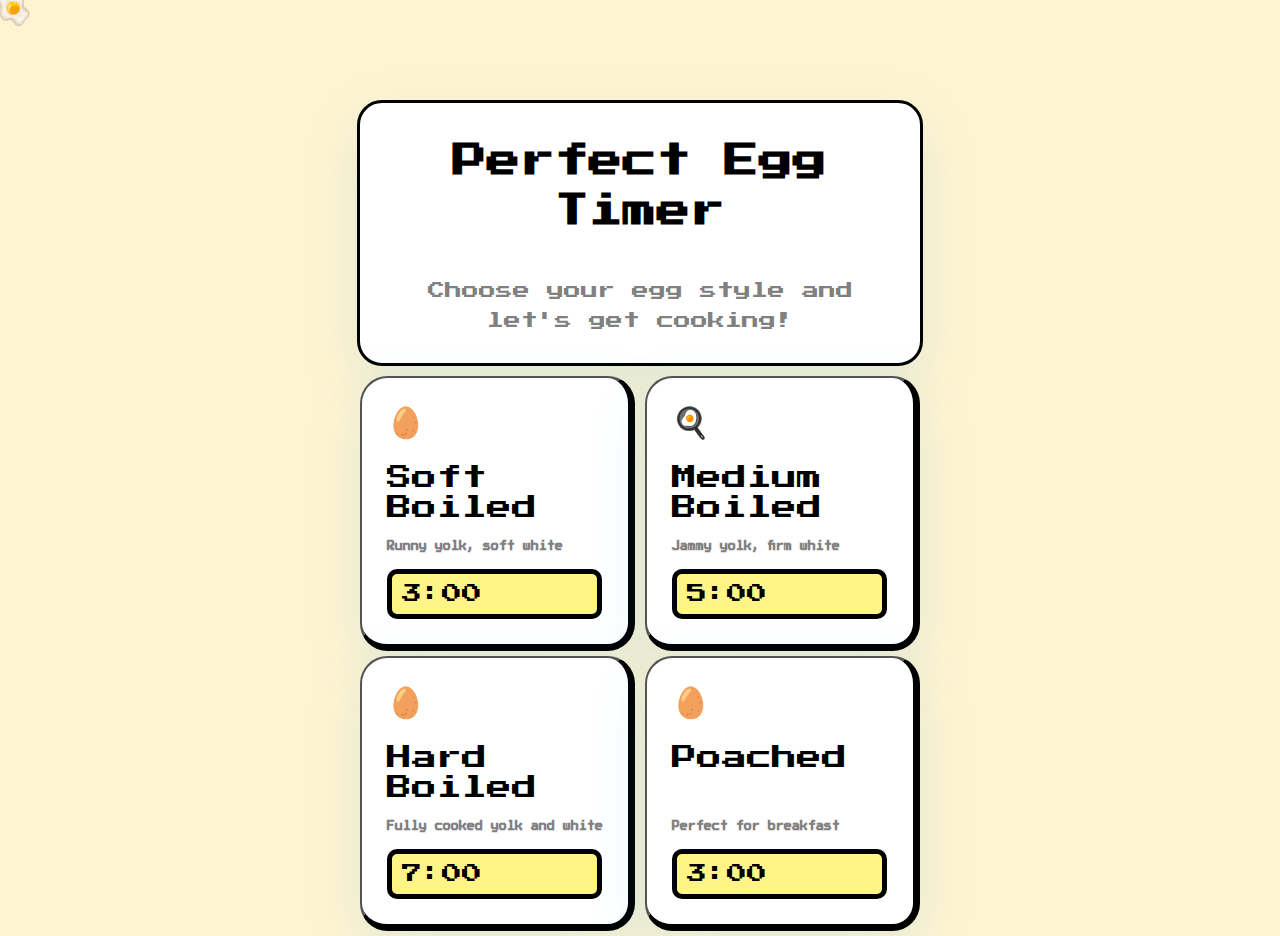
<file: index.html>
<html>
<head>
    <meta charset="UTF-8">
    <title>Egg Timer</title>
    <link rel="stylesheet" href="design.css">
    <link href="https://fonts.googleapis.com/css2?family=Press+Start+2P&display=swap" rel="stylesheet">
    <meta name="viewport" content="width=device-width, initial-scale=0.6">
    <link rel="stylesheet" href="cursor.css">

</head>
<body style="background-color:rgb(255, 244, 209)">
    <div>
        <div id="main1">
            <h1 style="color: black">
                Perfect Egg Timer
            </h1>
            <p style="color: grey">
                Choose your egg style and let's get cooking!
            </p>
        </div>
            
        <div id="sub1">
            <button id="buttons1" onclick="window.location.href='soft.html'">
                <span class="emoji">🥚</span>
                <br>
                Soft
                <br>
                Boiled
                <br>
                <h3>Runny yolk, soft white</h3>
                <div id="inner">
                    3:00
                </div>
            </button>
            
            <button id="buttons2" onclick="window.location.href='medium.html'">
                <span class="emoji">🍳</span>
                <br>
                Medium
                <br>
                Boiled
                <br>
                <h3>Jammy yolk, firm white</h3>
                <div id="inner">
                    5:00
                </div>
            </button>
        </div>

        <div id="sub2">
            <button id="buttons1" onclick="window.location.href='hard.html'">
                <span class="emoji">🥚</span>
                <br>
                Hard
                <br>
                Boiled
                <br>
                <h3>Fully cooked yolk and white</h3>
                <div id="inner">
                    7:00
                </div>
            </button>
            <button id="buttons2" onclick="window.location.href='poached.html'">
                <span class="emoji">🥚</span>
                <br>
                Poached
                <br>
                <br>
                <h3>Perfect for breakfast</h3>
                <div id="inner">
                    3:00
                </div>
            </button>
        </div>
    </div>
    <script src="cursor.js"></script>
</body>
</html>
</file>
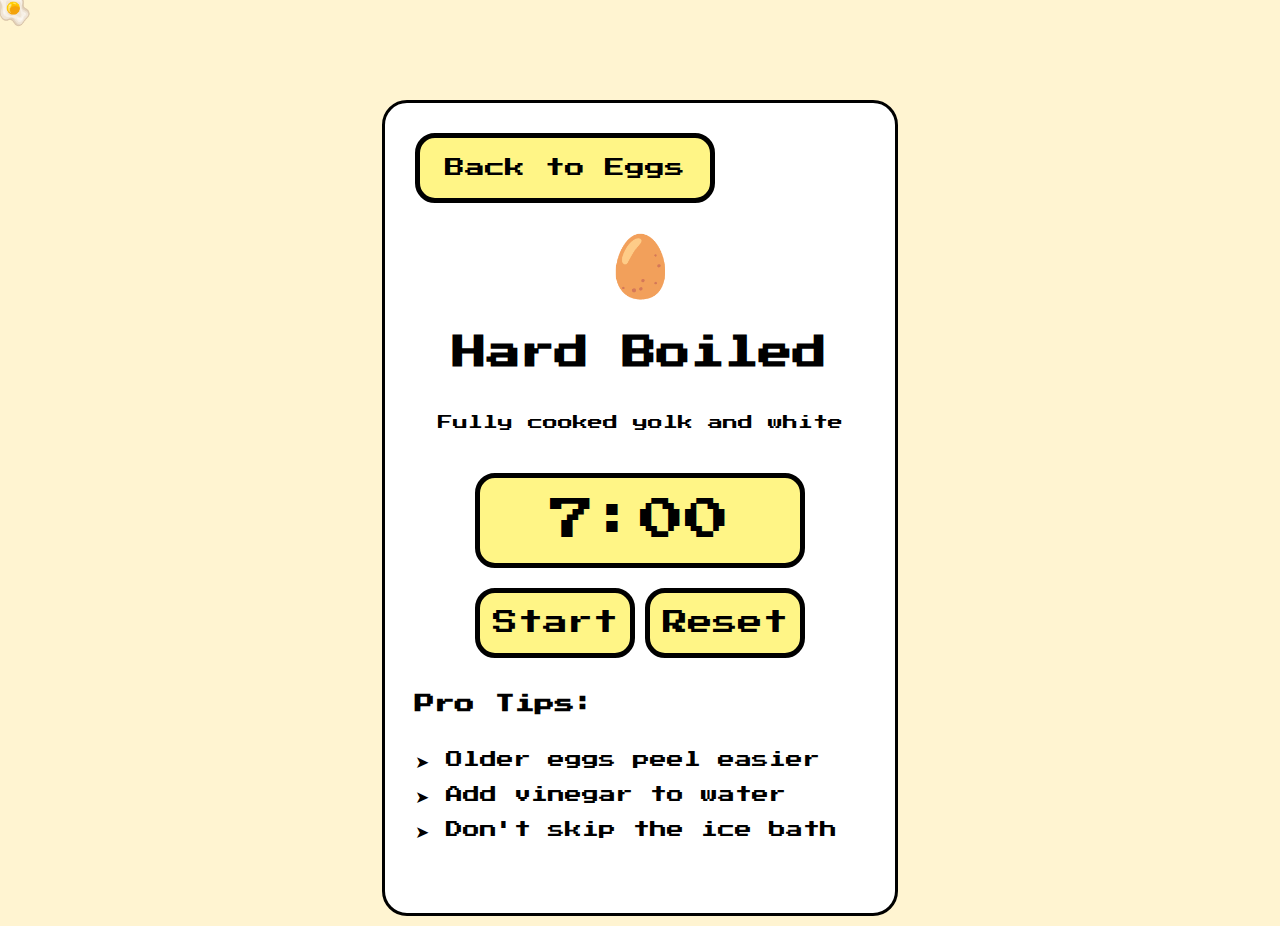
<file: hard.html>
<html>
 <head>
    <meta charset="UTF-8">
    <title>Hard Boiled</title>
    <link rel="stylesheet" href="design2.css">
    <link href="https://fonts.googleapis.com/css2?family=Press+Start+2P&display=swap" rel="stylesheet">
    <meta name="viewport" content="width=device-width, initial-scale=0.6">
    <link rel="stylesheet" href="cursor.css">
</head>
<body style="background-color:rgb(255, 244, 209)">
    <div id="main2">
        <button id="back-btn" onclick="window.location.href='index.html'">
            Back to Eggs
        </button>
        <h1 style="color: black"> 
            <span class="emoji" style="font-size: 60px">🥚</span>
            <br>               
            Hard Boiled
        </h1>
        <p style="color: black;font-size: 15px">
            Fully cooked yolk and white
        </p>
        <div id="timer-box">
            <span id="timer">7:00</span>
        </div>
        <div id="button-container">
            <button id="start-btn">Start</button>
            <button id="reset-btn">Reset</button>
        </div>
        <div id="tips">
            <h3>Pro Tips:</h3>
            ➤ Older eggs peel easier
            <br>
            ➤ Add vinegar to water
            <br>
            ➤ Don't skip the ice bath
        </div>
    </div>   
    <script>
        const startMins = 7;
        let time = startMins * 60;
        const timerEl = document.getElementById("timer");
        const startBtn = document.getElementById("start-btn");
        const resetBtn = document.getElementById("reset-btn");
        let countdownInterval = null;
        let isRunning = false; // track if timer is running

        function updateCountdown() {
            const minutes = Math.floor(time / 60);
            let seconds = time % 60;
            seconds = seconds < 10 ? '0' + seconds : seconds;

            timerEl.innerHTML = `${minutes}:${seconds}`;

            if (time <= 0) {
                clearInterval(countdownInterval);
                countdownInterval = null;
                timerEl.innerHTML = "Time's up!";
                startBtn.innerHTML = "Start";
                isRunning = false;
            } else {
                time--;
            }
        }
        // Start/Pause button
        startBtn.addEventListener('click', () => {
            if (!isRunning) {
                // Only create interval if not running
                if (countdownInterval === null) {
                    updateCountdown(); // run immediately once
                    countdownInterval = setInterval(updateCountdown, 1000);
                }
                startBtn.innerHTML = "Pause";
                isRunning = true;
            } else {
                // Pause
                clearInterval(countdownInterval);
                countdownInterval = null;
                startBtn.innerHTML = "Start";
                isRunning = false;
            }
        });
        // Reset button
        resetBtn.addEventListener('click', () => {
            clearInterval(countdownInterval);
            countdownInterval = null;
            time = startMins * 60;
            timerEl.innerHTML = "7:00";
            startBtn.innerHTML = "Start";
            isRunning = false;
        });
    </script>
<script src="./cursor.js"></script>
</body>
</html>
</file>
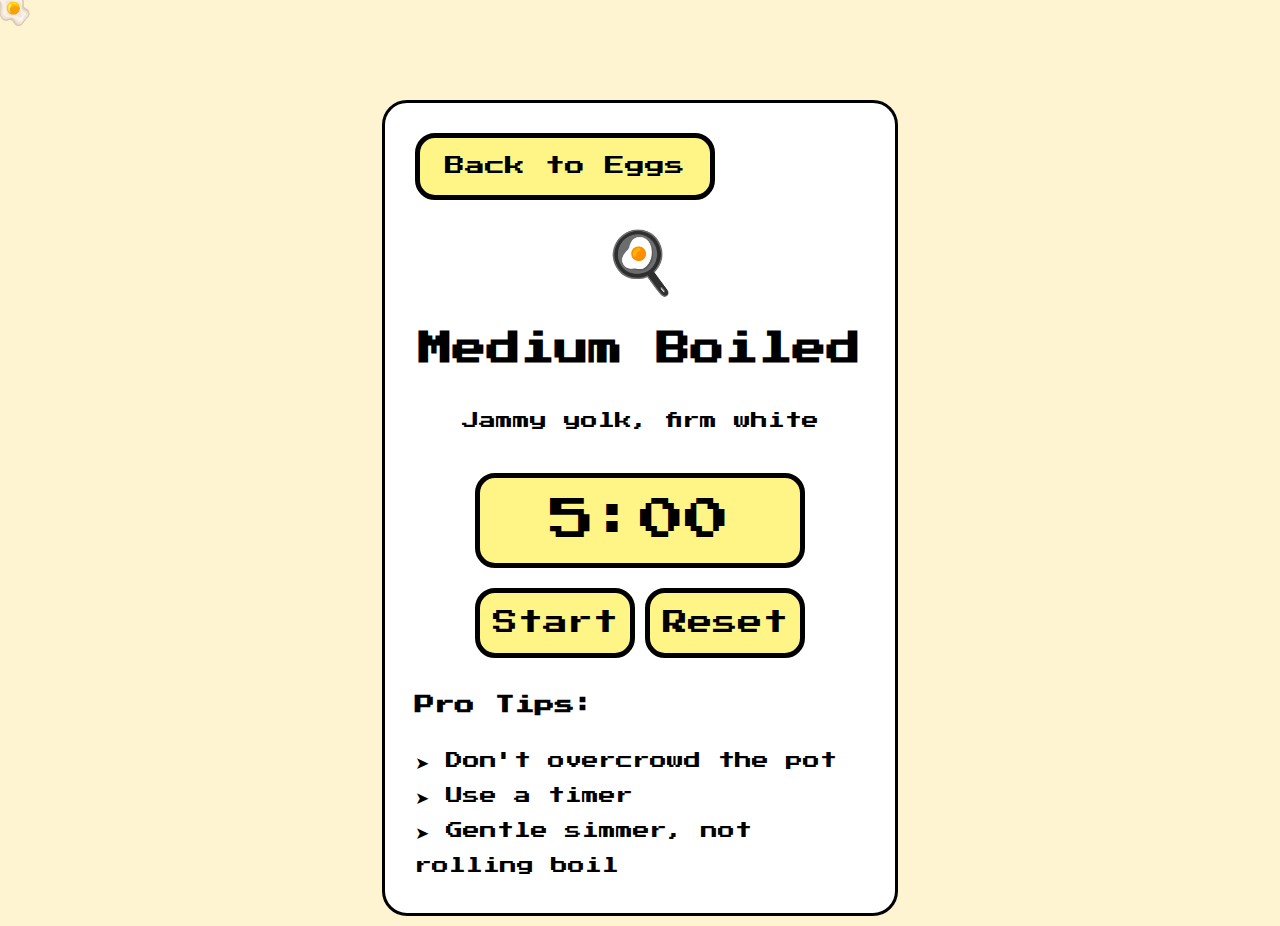
<file: medium.html>
<DOCTYPE html>
<html>
 <head>
    <meta charset="UTF-8">
    <title>Medium Boiled</title>
    <link rel="stylesheet" href="design2.css">
    <link href="https://fonts.googleapis.com/css2?family=Press+Start+2P&display=swap" rel="stylesheet">
    <meta name="viewport" content="width=device-width, initial-scale=0.6">
    <link rel="stylesheet" href="cursor.css">
</head>
<body style="background-color:rgb(255, 244, 209)">
    <div id="main2">
        <button id="back-btn" onclick="window.location.href='index.html'">
            Back to Eggs
        </button>
        <h1 style="color: black"> 
            <span class="emoji" style="font-size: 60px">🍳</span>
            <br>               
            Medium Boiled
        </h1>
        <p style="color: black">
            Jammy yolk, firm white
        </p>
        <div id="timer-box">
            <span id="timer">5:00</span>
        </div>
        <div id="button-container">
            <button id="start-btn">Start</button>
            <button id="reset-btn">Reset</button>
        </div>
        <div id="tips">
            <h3>Pro Tips:</h3>
            ➤ Don't overcrowd the pot
            <br>
            ➤ Use a timer
            <br>
            ➤ Gentle simmer, not rolling boil
        </div>
    </div> 
    <script>
        const startMins = 5;
        let time = startMins * 60;
        const timerEl = document.getElementById("timer");
        const startBtn = document.getElementById("start-btn");
        const resetBtn = document.getElementById("reset-btn");
        let countdownInterval = null;
        let isRunning = false; // track if timer is running

        function updateCountdown() {
            const minutes = Math.floor(time / 60);
            let seconds = time % 60;
            seconds = seconds < 10 ? '0' + seconds : seconds;

            timerEl.innerHTML = `${minutes}:${seconds}`;

            if (time <= 0) {
                clearInterval(countdownInterval);
                countdownInterval = null;
                timerEl.innerHTML = "Time's up!";
                startBtn.innerHTML = "Start";
                isRunning = false;
            } else {
                time--;
            }
        }

        // Start/Pause button
        startBtn.addEventListener('click', () => {
            if (!isRunning) {
                // Only create interval if not running
                if (countdownInterval === null) {
                    updateCountdown(); // run immediately once
                    countdownInterval = setInterval(updateCountdown, 1000);
                }
                startBtn.innerHTML = "Pause";
                isRunning = true;
            } else {
                // Pause
                clearInterval(countdownInterval);
                countdownInterval = null;
                startBtn.innerHTML = "Start";
                isRunning = false;
            }
        });



        // Reset button
        resetBtn.addEventListener('click', () => {
            clearInterval(countdownInterval);
            countdownInterval = null;
            time = startMins * 60;
            timerEl.innerHTML = "5:00";
            startBtn.innerHTML = "Start";
            isRunning = false;
        });

    </script> 
    <script src="cursor.js"></script>  
</body>
</html>
</file>
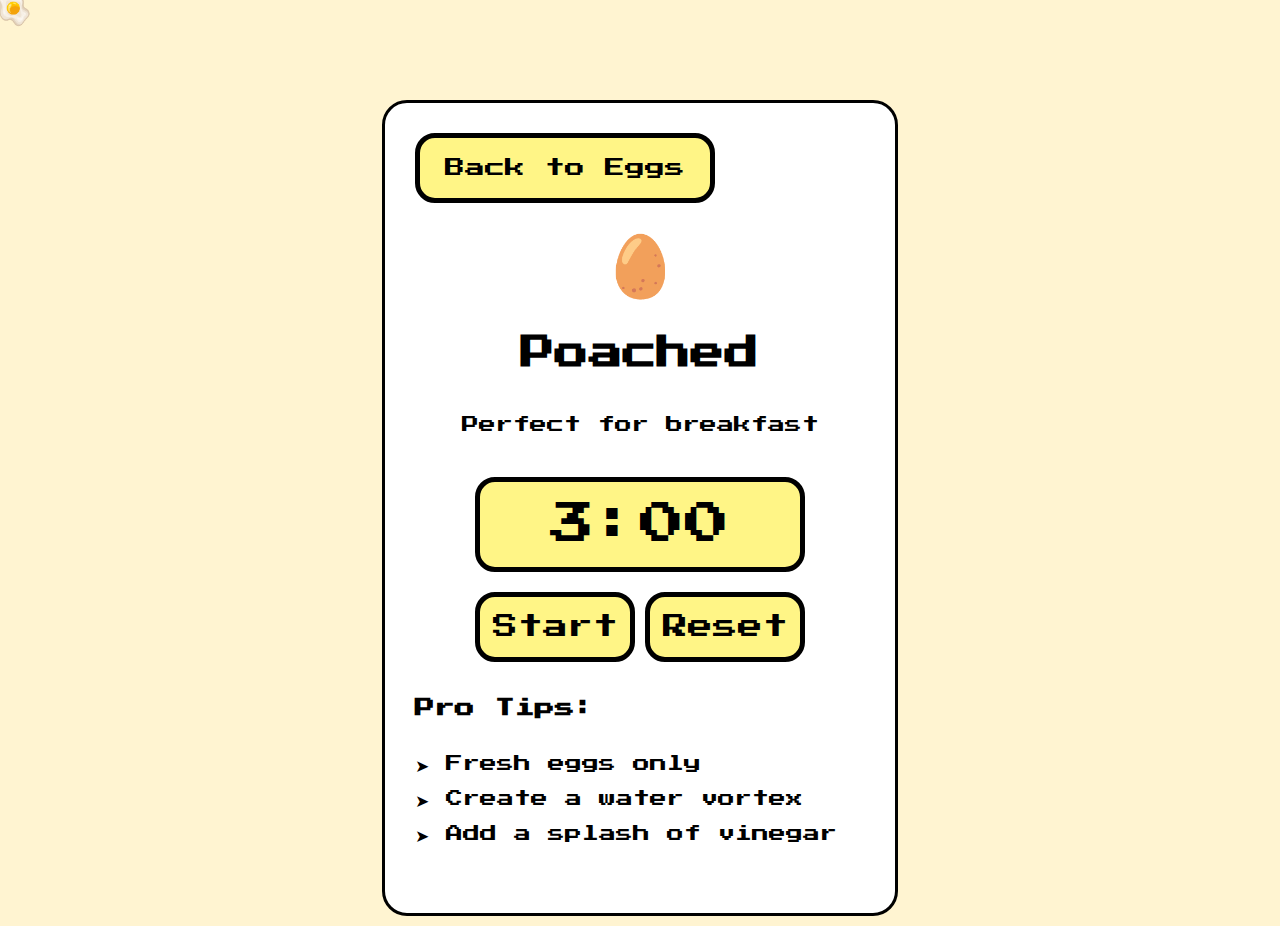
<file: poached.html>
<!DOCTYPE html>
<html>
 <head>
    <meta charset="UTF-8">
    <title>Poached</title>
    <link rel="stylesheet" href="design2.css">
    <link href="https://fonts.googleapis.com/css2?family=Press+Start+2P&display=swap" rel="stylesheet">
    <meta name="viewport" content="width=device-width, initial-scale=0.6">
    <link rel="stylesheet" href="cursor.css">
</head>
<body style="background-color:rgb(255, 244, 209)">
    <div id="main2">
        <button id="back-btn" onclick="window.location.href='index.html'">
            Back to Eggs
        </button>
        <h1 style="color: black"> 
            <span class="emoji" style="font-size: 60px">🥚</span>
            <br>               
            Poached
        </h1>
        <p style="color: black">
            Perfect for breakfast
        </p>
        <div id="timer-box">
            <span id="timer">3:00</span>
        </div>
        <div id="button-container">
            <button id="start-btn">Start</button>
            <button id="reset-btn">Reset</button>
        </div>
        <div id="tips">
            <h3>Pro Tips:</h3>
            ➤ Fresh eggs only
            <br>
            ➤ Create a water vortex
            <br>
            ➤ Add a splash of vinegar
        </div>
    </div>   
    <script>
        const startMins = 3;
        let time = startMins * 60;
        const timerEl = document.getElementById("timer");
        const startBtn = document.getElementById("start-btn");
        const resetBtn = document.getElementById("reset-btn");
        let countdownInterval = null;
            let isRunning = false; // track if timer is running

        function updateCountdown() {
            const minutes = Math.floor(time / 60);
            let seconds = time % 60;
            seconds = seconds < 10 ? '0' + seconds : seconds;

            timerEl.innerHTML = `${minutes}:${seconds}`;

            if (time <= 0) {
                clearInterval(countdownInterval);
                countdownInterval = null;
                timerEl.innerHTML = "Time's up!";
                startBtn.innerHTML = "Start";
                isRunning = false;
            } else {
                time--;
            }
        }

        // Start/Pause button
        startBtn.addEventListener('click', () => {
            if (!isRunning) {
                // Only create interval if not running
                if (countdownInterval === null) {
                updateCountdown(); // run immediately once
                    countdownInterval = setInterval(updateCountdown, 1000);
                }
                startBtn.innerHTML = "Pause";
                isRunning = true;
            } else {
                // Pause
                clearInterval(countdownInterval);
                countdownInterval = null;
                startBtn.innerHTML = "Start";
                isRunning = false;
            }
        });
        // Reset button
        resetBtn.addEventListener('click', () => {
            clearInterval(countdownInterval);
            countdownInterval = null;
            time = startMins * 60;
            timerEl.innerHTML = "3:00";
            startBtn.innerHTML = "Start";
            isRunning = false;
        });
    </script>
    <script src="./cursor.js"></script>
</body>
</html>
</file>
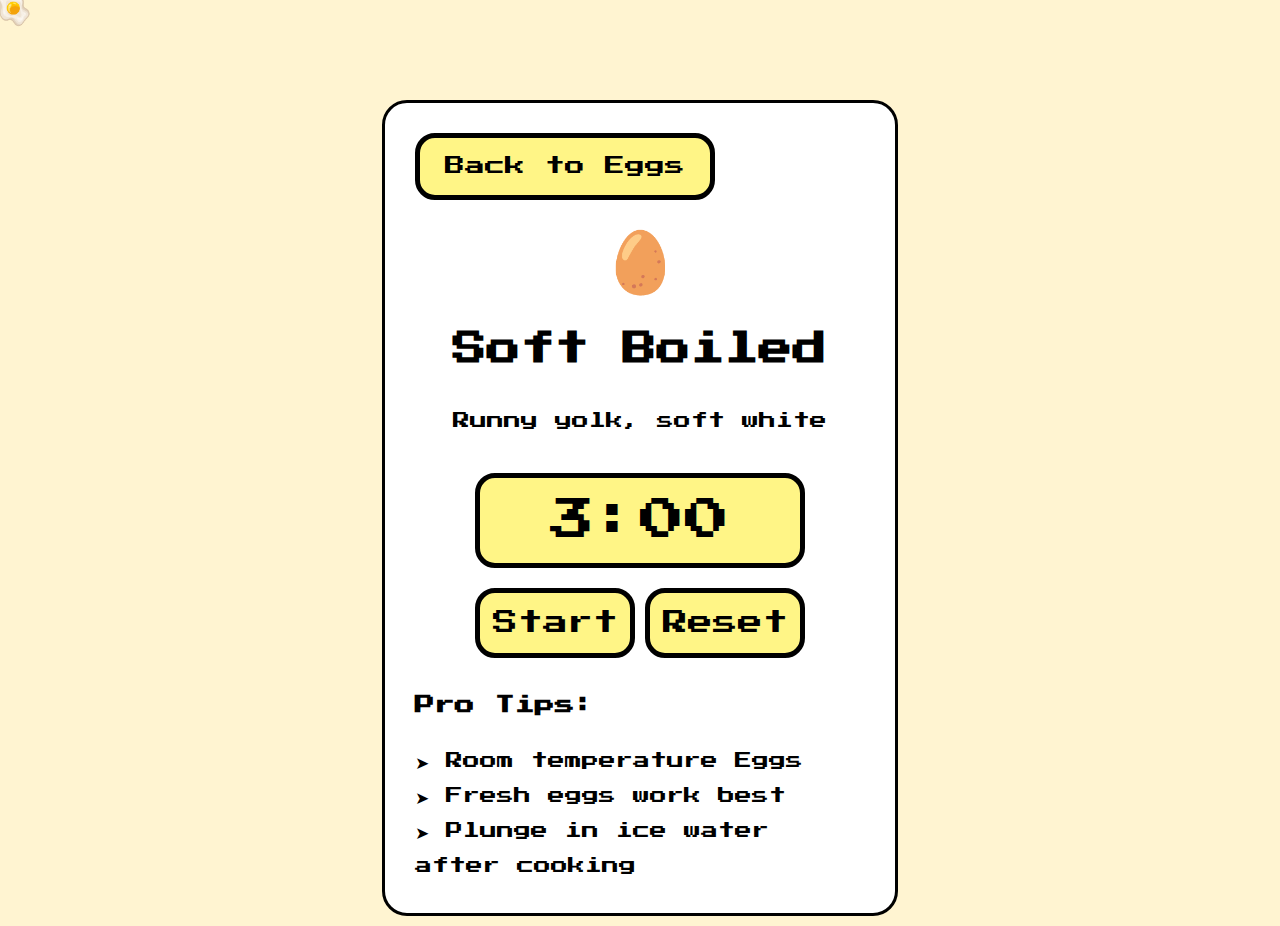
<file: soft.html>
<!DOCTYPE html>
<html>
 <head>
    <meta charset="UTF-8">
    <title>Soft Boiled</title>
    <link rel="stylesheet" href="design2.css">
    <link href="https://fonts.googleapis.com/css2?family=Press+Start+2P&display=swap" rel="stylesheet">
    <meta name="viewport" content="width=device-width, initial-scale=0.6">
    <link rel="stylesheet" href="cursor.css">
</head>
<body style="background-color:rgb(255, 244, 209)">
    <div id="main2">
        <button id="back-btn" onclick="window.location.href='index.html'">
            Back to Eggs
        </button>
        <h1 style="color: black"> 
            <span class="emoji" style="font-size: 60px">🥚</span>
            <br>               
            Soft Boiled
        </h1>
        <p style="color: black">
            Runny yolk, soft white
        </p>
        <div id="timer-box">
            <span id="timer">3:00</span>
        </div>
        <div id="button-container">
            <button id="start-btn">Start</button>
            <button id="reset-btn">Reset</button>
        </div>
        <div id="tips">
            <h3>Pro Tips:</h3>
            ➤ Room temperature Eggs
            <br>
            ➤ Fresh eggs work best
            <br>
            ➤ Plunge in ice water after cooking
        </div>
    </div>

    <script>
        const startMins = 3;
        let time = startMins * 60;
        const timerEl = document.getElementById("timer");
        const startBtn = document.getElementById("start-btn");
        const resetBtn = document.getElementById("reset-btn");
        let countdownInterval = null;
        let isRunning = false; // track if timer is running

        function updateCountdown() {
            const minutes = Math.floor(time / 60);
            let seconds = time % 60;
            seconds = seconds < 10 ? '0' + seconds : seconds;

            timerEl.innerHTML = `${minutes}:${seconds}`;

            if (time <= 0) {
                clearInterval(countdownInterval);
                countdownInterval = null;
                timerEl.innerHTML = "Time's up!";
                startBtn.innerHTML = "Start";
                isRunning = false;
            } else {
                time--;
            }
        }

        // Start/Pause button
        startBtn.addEventListener('click', () => {
            if (!isRunning) {
                // Only create interval if not running
                if (countdownInterval === null) {
                    updateCountdown(); // run immediately once
                    countdownInterval = setInterval(updateCountdown, 1000);
                }
                startBtn.innerHTML = "Pause";
                isRunning = true;
            } else {
             // Pause
                clearInterval(countdownInterval);
                countdownInterval = null;
                startBtn.innerHTML = "Start";
                isRunning = false;
            }
        });
        // Reset button
        resetBtn.addEventListener('click', () => {
            clearInterval(countdownInterval);
            countdownInterval = null;
            time = startMins * 60;

            // Format minutes and seconds
            const minutes = Math.floor(time / 60);
            let seconds = time % 60;
            seconds = seconds < 10 ? '0' + seconds : seconds;

            timerEl.innerHTML = `${minutes}:${seconds}`;
                startBtn.innerHTML = "Start";
                isRunning = false;
            });
    </script>
    <script src="./cursor.js"></script>
</body>
</html>
</file>
<file: design.css>
#main1{
    border: 3px solid;
    width: 500px;
    height: 200px;
    font-size: 17px;
    background: white;
    box-shadow: 0 20px 60px rgba(0, 153, 255, 0.12);
    font-family: "Press Start 2P",sans-serif;
    text-align: center;
    display: flex;
    flex-direction: column;
    justify-content: center;
    justify-self: center;
    margin: 100px;
    margin-bottom: 10px;
    padding:30px;
    border-radius: 25px;
    transition: transform 0.3s ease, box-shadow 0.3s ease;
}
@keyframes mySlide{
    from{margin-top:20%}
    to{margin-bottom:5%}
}
#sub1,#sub2{
    width: 560px;
    height: 270px;
    display: flex;
    flex-direction: row;
    justify-content: space-between;
    justify-self: center;
    margin: 10px;
}
h1{
    display: block;
    line-height: 50px;
    animation: mySlide;
    animation-duration: 0.3s;
    animation-timing-function: ease-out;
  }
h2{
    display: block;
    line-height:30px;
  }
h3{
    color: grey;
    display: block;
    line-height:30px;
    font-size:8px;
    transform: scaleY(1.5);
}
#buttons1{
    background: #ffffff;
    box-shadow: 0 20px 60px rgba(0, 153, 255, 0.12);
    line-height: 30px;
    align-self: left;
    text-align: left;
    font-size: 25px;
    width: 275px;
    height: 275px;
    border-radius: 10%;
    margin-bottom: 10px;
    padding: 25px;
    border-right: 7px solid black;
    border-bottom: 7px solid black;
    font-family: "Press Start 2P",sans-serif;
    transition: transform 0.2s ease, box-shadow 0.2s ease;
}
#buttons2{
    background: #ffffff;
    box-shadow: 0 20px 60px rgba(0, 153, 255, 0.12);
    line-height: 30px;
    align-self: right;
    text-align: left;
    font-size: 25px;
    width: 275px;
    height: 275px;
    border-radius: 10%;
    margin-bottom: 10px;
    padding: 25px;
    border-right: 7px solid black;
    border-bottom: 7px solid black;
    font-family: "Press Start 2P",sans-serif;
    transition: transform 0.2s ease, box-shadow 0.2s ease;
}
#inner{
    background-color:rgb(255, 245, 134);
    font-size: 20px;
    align-self: center;
    text-align: left;
    line-height: 20px;
    padding: 10px;
    width: 185px;
    height: 20px;
    border-radius: 10px;
    margin-bottom: 10px;
    border: 5px solid black;
    font-family: "Press Start 2P",sans-serif;
}
p{
    display: block;
    line-height: 30px;
}
.emoji {
    display: block;
    margin-bottom: 0px; 
    font-size: 30px;    
}

#buttons1:hover, #buttons2:hover {
    transform: translateY(-5px);
    box-shadow: 0px 15px 15px rgba(0,0,0,0.2);
    cursor: pointer;
}

#buttons1:active, #buttons2:active {
    transform: rotate(3deg) scale(0.95);
    transition: transform 0.1s ease;
}
#main1:hover {
    transform: scale(1);
    box-shadow: 0 20px 60px rgba(0, 153, 255, 0.12);
}
</file>
<file: cursor.css>
/* Desktop devices only */
@media (hover: hover) and (pointer: fine) {

  body {
    cursor: none;
  }

  * {
    cursor: none !important;
  }

  .custom-cursor {
    position: fixed;
    top: 0;
    left: 0;
    width: 50px;              /* adjust to image size */
    height: 50px;
    background-image: url("eggcursor1.png");
    background-size: contain;
    background-repeat: no-repeat;
    pointer-events: none;
    transform-origin: center;
    z-index: 999999;
  }

  /* Hover cursor */
  .custom-cursor.hover {
    background-image: url("eggcursor2.png");
  }
}
</file>
<file: design2.css>
#main2{
    border: 3px solid;
    width: 450px;
    height: 750px;
    font-size: 17px;
    background-color: white;
    font-family: "Press Start 2P",sans-serif;
    text-align: center;
    display: flex;
    flex-direction: column;
    justify-self: center;
    margin: 100px;
    margin-top: 100px;
    margin-bottom: 10px;
    padding: 30px;
    border-radius: 25px;
    transition: transform 0.3s ease, box-shadow 0.3s ease;
}
#timer {
    word-wrap: break-word;
    text-align: center;
}
#timer-box{
    background-color:rgb(255, 245, 134);
    font-size: 45px;
    align-self: center;
    text-align: center;
    line-height: 65px;
    padding: 10px;
    width: 300px;
    height: 65px;
    border-radius: 20px;
    margin-bottom: 10px;
    border: 5px solid black;
    font-family: "Press Start 2P",sans-serif;
    margin-top: 20px;
    margin-bottom: 20px;
}
#start-btn,#reset-btn{
    background-color:rgb(255, 245, 134);
    font-size: 25px;
    align-self: center;
    text-align: center;
    line-height: 30px;
    padding: 10px;
    width: 160px;
    height: 70px;
    border-radius: 20px;
    margin-bottom: 10px;
    border: 5px solid black;
    font-family: "Press Start 2P",sans-serif;
    transition: transform 0.2s ease, box-shadow 0.2s ease;
}
#back-btn{
    background-color:rgb(255, 245, 134);
    font-size: 20px;
    align-self: left;
    text-align: center;
    line-height: 30px;
    padding: 10px;
    width: 300px;
    height: 70px;
    border-radius: 20px;
    border: 5px solid black;
    font-family: "Press Start 2P",sans-serif;
    transition: transform 0.2s ease, box-shadow 0.2s ease;
}
#button-container{
    display: flex;
    flex-direction: row;
    justify-content: center;
    gap: 10px;
}
#inner{
    background-color:rgb(255, 245, 134);
    font-size: 20px;
    align-self: center;
    text-align: left;
    line-height: 20px;
    padding: 10px;
    width: 185px;
    height: 20px;
    border-radius: 10px;
    margin-bottom: 10px;
    border: 5px solid black;
    font-family: "Press Start 2P",sans-serif;
}
p{
    display: block;
    line-height: 30px;
}
.emoji {
    display: block;
    margin-bottom: 0px; 
    font-size: 30px;  
    margin-top: 1px;  
}
#back-btn:hover, #start-btn:hover, #reset-btn:hover {
    transform: translateY(-5px);
    box-shadow: 0px 15px 15px rgba(0,0,0,0.2);
    cursor: pointer;
}
#start-btn:active, #reset-btn:active, #back-btn:active {
    transform: rotate(3deg) scale(0.95);
    transition: transform 0.1s ease;
}
#main2:hover {
    transform: scale(1);
    box-shadow: 0px 0px 50px rgba(0, 0, 0, 0.2);
}
#tips{
    text-align:left;
    line-height:35px;
}
</file>
